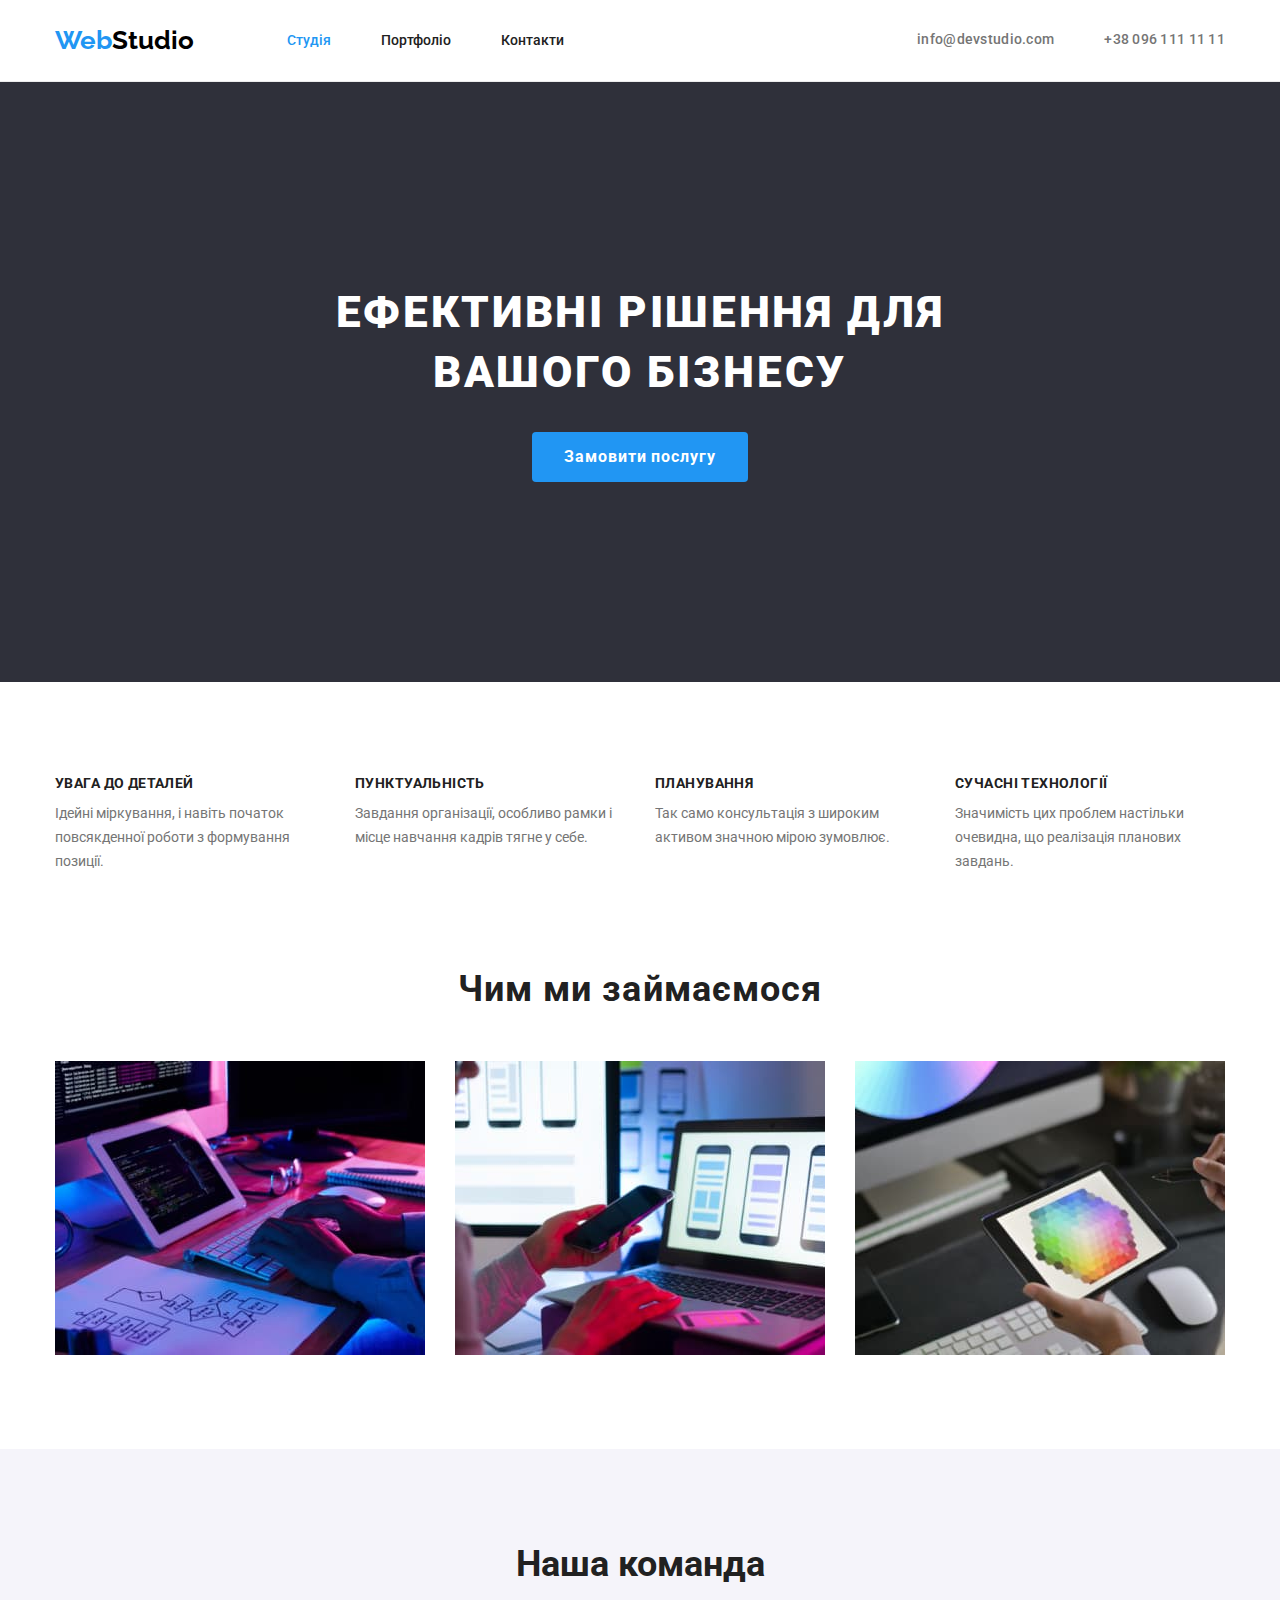
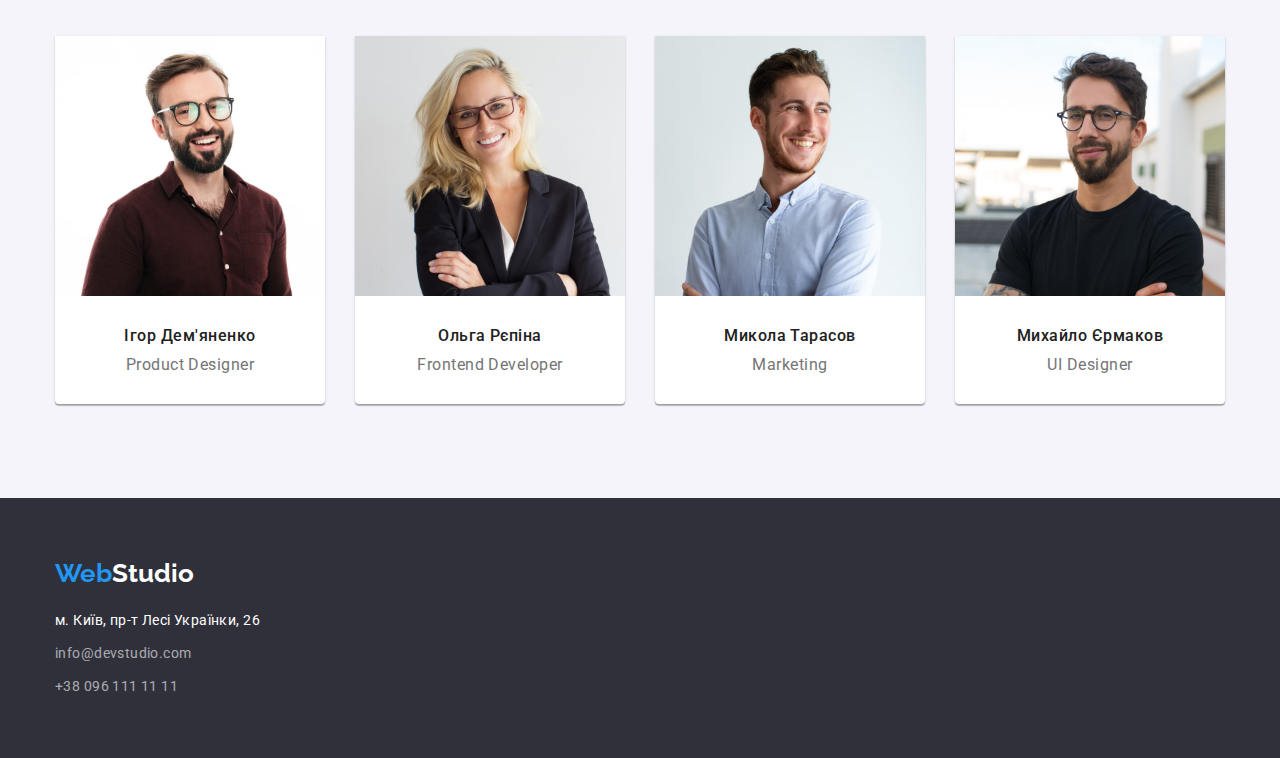
<file: index.html>
<!DOCTYPE html>
<html lang="uk">
<head>
    <meta charset="UTF-8">
    <meta http-equiv="X-UA-Compatible" content="IE=edge">
    <meta name="viewport" content="width=device-width, initial-scale=1.0">
    <title>WebStudio</title>
    
    <link rel="preconnect" href="https://fonts.googleapis.com">
<link rel="preconnect" href="https://fonts.gstatic.com" crossorigin>
<link href="https://fonts.googleapis.com/css2?family=Raleway:wght@700&family=Roboto:wght@400;500;700;900&display=swap" rel="stylesheet">
<link rel="stylesheet"
      href="https://cdnjs.cloudflare.com/ajax/libs/modern-normalize/1.0.0/modern-normalize.min.css"
    />
<link rel="stylesheet" href="./css/style.css">
</head>
<body class="page">
  <!-- Header -->
    <header class="header">
      <div class="container header-nav">
        <a href="./index.html" class="logo"><span class="logo-web">Web</span>Studio</a>
        <nav class="nav">
            <ul class="list site-nav">
              <li class="nav-menu"><a href="./index.html" class="link-nav current">Студія</a></li>
              <li class="nav-menu"><a href="./portfolio.html" class="link-nav">Портфоліо</a></li>
              <li class="nav-menu"><a href="" class="link-nav">Контакти</a></li>
            </ul>
          </nav>
          <ul class="list site-nav-contact">
            <li class="nav-menu-contact"><a href="mailto:info@devstudio.com" class="contact-head">info@devstudio.com</a></li>
            <li class="nav-menu-contact"><a href="tel:+380961111111" class="contact-head">+38 096 111 11 11</a></li>
          </ul>
        </div>
    </header>
    <main>
      <!-- Hero -->
        <section class="hero">
          <div class="container container-hero">
            <h1 class="hero-title">Ефективні рішення для вашого бізнесу</h1>
            <button type="button" class="hero-button">Замовити послугу</button>
          </div>
         </section>
         <!-- Peculiarities -->
         <section class="peculiarities section">
          <div class="container feature-list">
          <h2 class="visually-hiden">Чим ми кращі</h2>
            <ul class="list peculiarities-list">
                <li class="peculiarities-item">
                    <h3 class="title peculiarities-title">УВАГА ДО ДЕТАЛЕЙ</h3>
                    <p class="peculiarities-text">Ідейні міркування, і навіть початок повсякденної роботи з формування позиції.</p>
                </li>
                <li class="peculiarities-item">
                    <h3 class="title peculiarities-title">ПУНКТУАЛЬНІСТЬ</h3>
                    <p class="peculiarities-text">Завдання організації, особливо рамки і місце навчання кадрів тягне у себе.</p>
                </li>
                <li class="peculiarities-item">
                    <h3 class="title peculiarities-title">ПЛАНУВАННЯ</h3>
                    <p class="peculiarities-text">Так само консультація з широким активом значною мірою зумовлює.</p>
                </li>
                <li class="peculiarities-item">
                    <h3 class="title peculiarities-title">СУЧАСНІ ТЕХНОЛОГІЇ</h3>
                    <p class="peculiarities-text">Значимість цих проблем настільки очевидна, що реалізація планових завдань.</p>
                </li>
            </ul>
          </div>
         </section>
<!-- Our work -->
         <section class="section our-work-section">
          <div class="container container-work">
            <h2 class="title work-title">Чим ми займаємося</h2>
            <ul class="list work-list">
                <li><img src="./images/box_1.jpg" alt="чим ми займаємось" width="370" height="294"></li>
                <li><img src="./images/box_2.jpg" alt="чим ми займаємось" width="370" height="294"></li>
                <li><img src="./images/box_3.jpg" alt="чим ми займаємось" width="370" height="294"></li>
            </ul>
          </div>
         </section>
<!-- Our team -->
                  <section class="team section">
                    <div class="container container-team">
          <h2 class="team-title">Наша команда</h2>
                <ul class="list team-list">
                    <li class="team-info">
                        <img src="./images/img.jpg" alt="наша команда" width="270" height="260">
                        <div class="section-team">
                        <h3 class="name">Ігор Дем'яненко</h3>
                    <p class="jobs">Product Designer</p>
                  </div>
                    </li>
                    <li class="team-info">
                        <img src="./images/img_1.jpg" alt="наша команда" width="270" height="260">
                        <div class="section-team">
                        <h3 class="name">Ольга Рєпіна</h3>
                        <p class="jobs">Frontend Developer</p>
                      </div>
                    </li>
                    <li class="team-info">
                        <img src="./images/img_2.jpg" alt="наша команда" width="270" height="260">
                        <div class="section-team">
                        <h3 class="name">Микола Тарасов</h3>
                        <p class="jobs">Marketing</p>
                      </div>
                    </li>
                    <li class="team-info">
                        <img src="./images/img_3.jpg" alt="наша команда" width="270" height="260">
                        <div class="section-team">
                        <h3 class="name">Михайло Єрмаков</h3>
                        <p class="jobs">UI Designer</p>
                      </div>
                    </li>
                </ul>
              </div>
         </section>
    </main>
    <!-- Footer -->
    <footer class="footer">
      <div class="container">
      <a href="./index.html" class="logo"><span class="logo-web">Web</span>Studio</a>
      <address class="adress">
        <ul class="list footer-list">
          <li class="adress-item">
            <a
              href="https://goo.gl/maps/abVn5ZJ4jmGyYHFG7"
              target="blank"
              rel="noopener noreferrer nofollow"
              class="location link"
              >м. Київ, пр-т Лесі Українки, 26</a
            >
          </li>
          <li class="adress-item">
            <a href="mailto:info@devstudio.com" class="contact-footer">info@devstudio.com</a>
          </li>
          <li class="adress-item">
            <a href="tel:+380961111111" class="contact-footer">+38 096 111 11 11</a>
          </li>
        </ul>
      </address>
    </div>
    </footer>
</body>
</html>
</file>
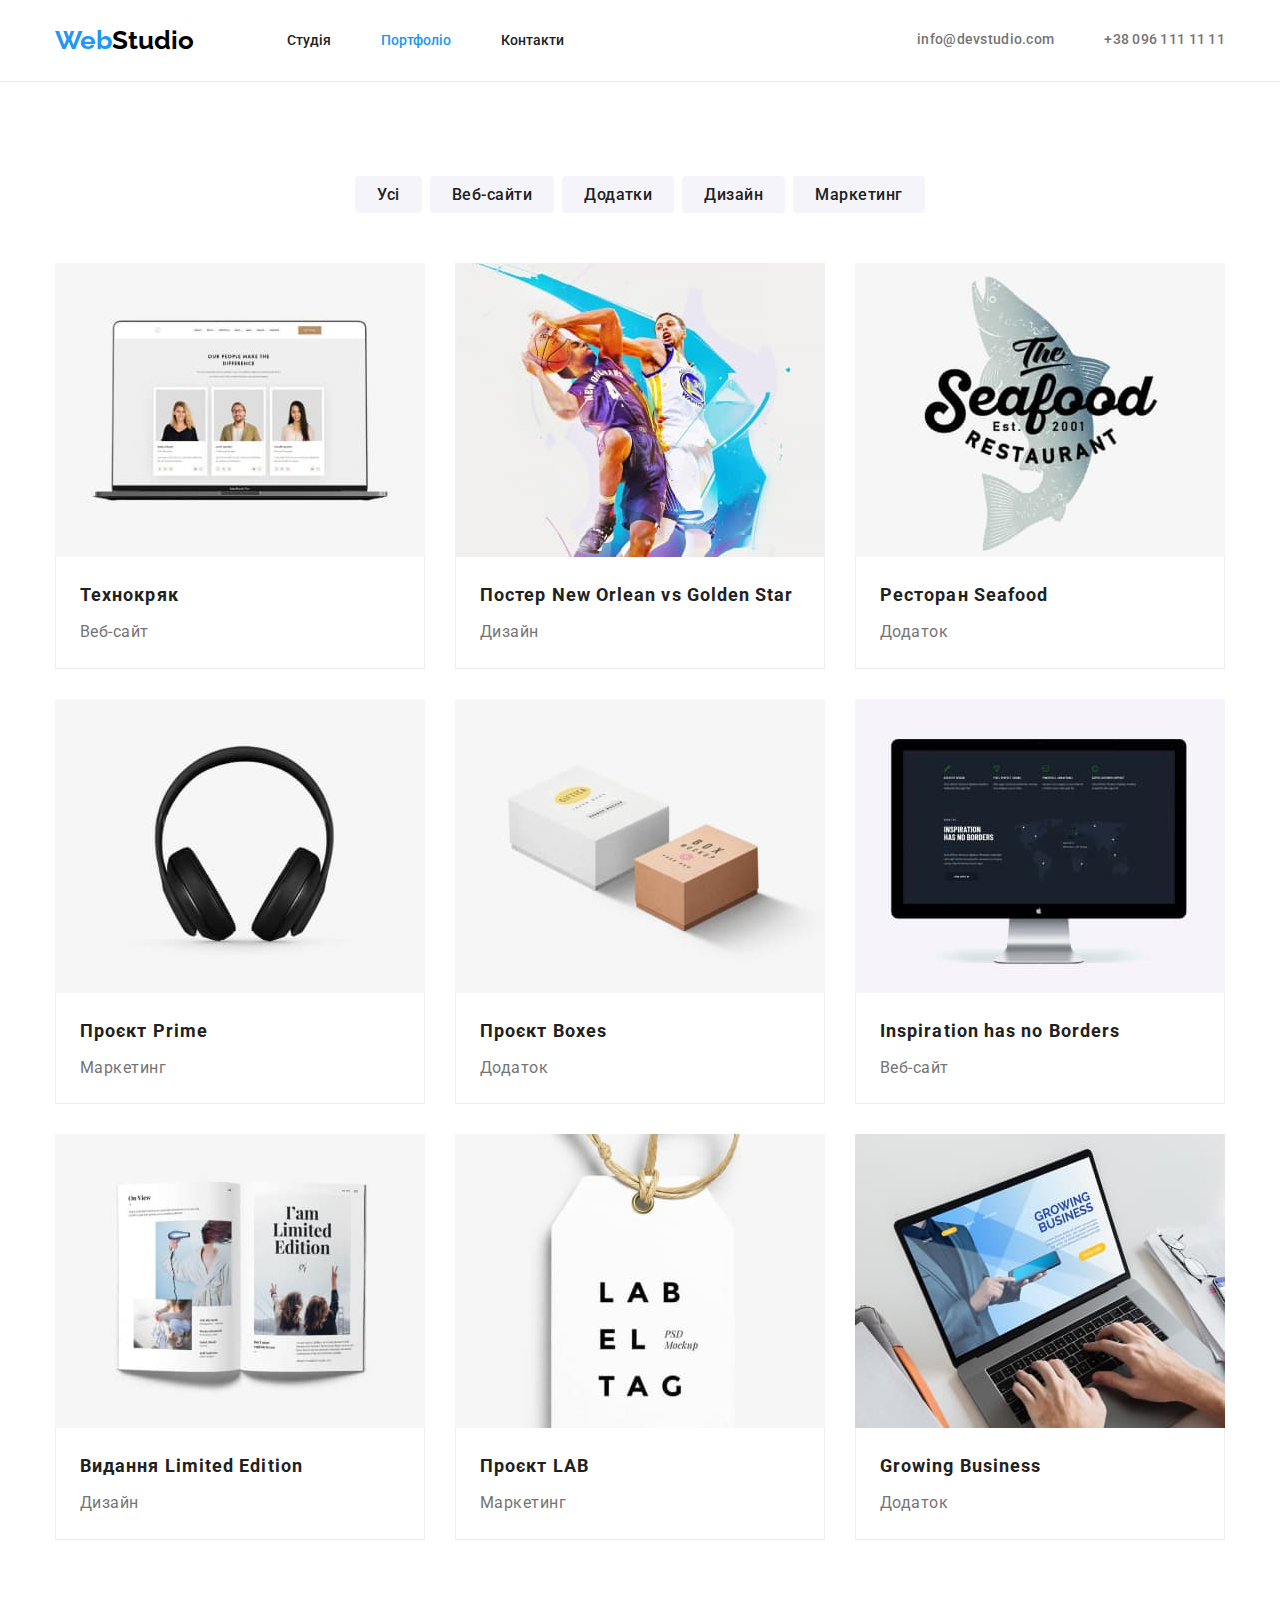
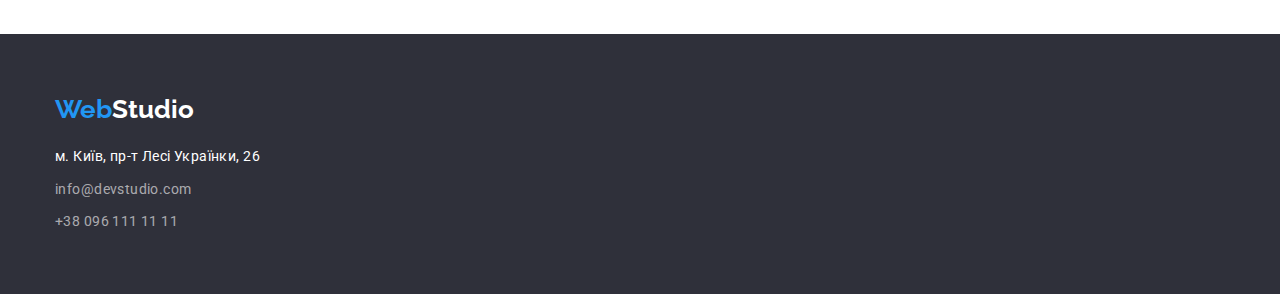
<file: portfolio.html>
<!DOCTYPE html>
<html lang="en">
<head>
    <meta charset="UTF-8">
    <meta http-equiv="X-UA-Compatible" content="IE=edge">
    <meta name="viewport" content="width=device-width, initial-scale=1.0">
    <title>Portfolio</title>
    <link rel="preconnect" href="https://fonts.googleapis.com">
<link rel="preconnect" href="https://fonts.gstatic.com" crossorigin>
<link href="https://fonts.googleapis.com/css2?family=Raleway:wght@700&family=Roboto:wght@400;500;700;900&display=swap" rel="stylesheet">
<link rel="stylesheet"
      href="https://cdnjs.cloudflare.com/ajax/libs/modern-normalize/1.0.0/modern-normalize.min.css"
    />
    <link rel="stylesheet" href="./css/style.css">
</head>
<body>
  <!-- Header -->
    <header class="header">
      <div class="container header-nav">
        <a href="./index.html" class="logo"><span class="logo-web">Web</span>Studio</a>
        <nav class="nav">            
            <ul class="list site-nav">
              <li class="nav-menu"><a href="./index.html" class="link-nav">Студія</a></li>
              <li class="nav-menu"><a href="./portfolio.html" class="link-nav current">Портфоліо</a></li>
              <li class="nav-menu"><a href="" class="link-nav">Контакти</a></li>
            </ul>
        </nav>
        <ul class="list site-nav-contact">
            <li class="nav-menu-contact"><a href="mailto:info@devstudio.com" class="contact-head">info@devstudio.com</a></li>
            <li class="nav-menu-contact"><a href="tel:+380961111111" class="contact-head">+38 096 111 11 11</a></li>
          </ul>
        </div>
    </header>
    <!-- Main -->
    <main>
      <section class="section">
        <div class="container">
      <h1 class="portfolio-hidden">Portfolio</h1>
        <ul class="list portfolio-btn">
            <li class="port-item"><button type="button" class="btn">Усі</button></li>
            <li class="port-item"><button type="button" class="btn">Веб-сайти</button></li>
            <li class="port-item"><button type="button" class="btn">Додатки</button></li>
            <li class="port-item"><button type="button" class="btn">Дизайн</button></li>
            <li class="port-item"><button type="button" class="btn">Маркетинг</button></li>
        </ul>
        <ul class="list section-site">
        <li class="cards">
          <a href="#" class="link-portfolio">
          <img src="./images2/port1.jpg" alt="photo-1" width="370" height="294">
          <div class="works-examples">
        <h2 class="portfolio-title">Технокряк</h2>
        <p class="portfolio-work">Веб-сайт</p>
      </div>
      </a>
      </li>
        <li class="cards">
          <a href="#" class="link-portfolio">
          <img src="./images2/port2.jpg" alt="photo-2" width="370" height="294">
          <div class="works-examples">
        <h2 class="portfolio-title">Постер New Orlean vs Golden Star</h2>
        <p class="portfolio-work">Дизайн</p>
      </div>
      </a>
      </li>
        <li class="cards">
        <a href="#" class="link-portfolio">
          <img src="./images2/port3.jpg" alt="photo-3" width="370" height="294">
          <div class="works-examples">
        <h2 class="portfolio-title">Ресторан Seafood</h2>
        <p class="portfolio-work">Додаток</p>
      </div>
      </a>
      </li>
        <li class="cards">
          <a href="#" class="link-portfolio">
          <img src="./images2/port4.jpg" alt="photo-4" width="370" height="294">
          <div class="works-examples">
        <h2 class="portfolio-title">Проєкт Prime</h2>
        <p class="portfolio-work">Маркетинг</p>
      </div>
      </a>
      </li>
        <li class="cards">
          <a href="#" class="link-portfolio">
          <img src="./images2/port5.jpg" alt="photo-5" width="370" height="294">
          <div class="works-examples">
        <h2 class="portfolio-title">Проєкт Boxes</h2>
        <p class="portfolio-work">Додаток</p>
      </div>
      </a>
      </li>
        <li class="cards">
          <a href="#" class="link-portfolio">
          <img src="./images2/port6.jpg" alt="photo-6" width="370" height="294">
          <div class="works-examples">
        <h2 class="portfolio-title">Inspiration has no Borders</h2>
        <p class="portfolio-work">Веб-сайт</p>
      </div>
      </a>
      </li>
        <li class="cards">
          <a href="#" class="link-portfolio">
          <img src="./images2/port7.jpg" alt="photo-7" width="370" height="294">
          <div class="works-examples">
        <h2 class="portfolio-title">Видання Limited Edition</h2>
        <p class="portfolio-work">Дизайн</p>
      </div>
        </a>
      </li>
        <li class="cards">
          <a href="#" class="link-portfolio">
          <img src="./images2/port8.jpg" alt="photo-8" width="370" height="294">
          <div class="works-examples">
        <h2 class="portfolio-title">Проєкт LAB</h2>
        <p class="portfolio-work">Маркетинг</p>
      </div>
      </a>
      </li>
        <li class="cards">
          <a href="#" class="link-portfolio">
          <img src="./images2/port9.jpg" alt="photo-9" width="370" height="294">
          <div class="works-examples">
        <h2 class="portfolio-title">Growing Business</h2>
        <p class="portfolio-work">Додаток</p>
      </div>
      </a>
      </li>
        </ul>
      </div>
      </section>
</main>
    <footer class="footer">
      <div class="container">
        <a href="./index.html" class="logo"><span class="logo-web">Web</span>Studio</a>
      <address class="adress">
        <ul class="list footer-list">
          <li class="adress-item">
            <a
              href="https://goo.gl/maps/abVn5ZJ4jmGyYHFG7"
              target="blank"
              rel="noopener noreferrer nofollow"
              class="location link"
              >м. Київ, пр-т Лесі Українки, 26</a>
          </li>
          <li class="adress-item">
            <a href="mailto:info@devstudio.com" class="contact-footer">info@devstudio.com</a>
          </li>
          <li class="adress-item">
            <a href="tel:+380961111111" class="contact-footer">+38 096 111 11 11</a>
          </li>
        </ul>
      </address>
    </div>
    </footer>
    
</body>
</html>
</file>
<file: css/style.css>
:root{
    --primary-text-color: #212121;
    --second-text-color: #757575;
    --accent-color: #2196F3;
    --primary-bg-color: #FFFFFF;
    --second-bg-color: #F5F5F5;
    --third-bg-color: #F5F4FA;
    --fourth-bg-color: #2F303A;
    --five-bg-color: #188ce8;
    --black-color: #000000;
    --white-color: #FFFFFF;
    --color-accent-two: #ECECEC;
    --border-color: #EEEEEE;
    --contact-footer-color: rgba(255, 255, 255, 0.6);

     }
    
body{
    font-family: 'Roboto', sans-serif;
    color: var(--second-text-color);
    background-color: var(--primary-bg-color);
}

h1,
h2,
h3,
h4,
p {
  margin-top: 0;
  margin-bottom: 0;
}

ul,
ol {
  margin-top: 0;
  margin-bottom: 0;
  padding-left: 0;
}

img {
    display: block;
  }

button{
    font-family: inherit;
}

.list{
    list-style: none;
    margin: 0;
    padding: 0;
}
.container{
  max-width: 1200px;
    padding: 0 15px;
  margin-left: auto;
  margin-right: auto;
  
}

.section{
  padding-top: 94px;
  padding-bottom: 94px;
}



/* Header */
.header{
    border-bottom: 1px solid var(--color-accent-two);
}

.logo{
    color: var(--black-color);

    font-family: 'Raleway', sans-serif;
  font-style: normal;
  font-weight: 700;
  font-size: 26px;
  line-height: 1.2;

  text-decoration: none;
}
.header-nav{
    display: flex;
  align-items: center;
  width: 1200px;
  padding: 0 215;
 }

 .logo-web{
    color: var(--accent-color);
 }

.nav{
    margin-left: 93px;
}

.site-nav{
    display: flex;
}
.nav-menu:not(:last-child){
    margin-right: 50px;
}
.site-nav .link-nav.current{
    color: var(--accent-color);
}
.link-nav{
    display: block;
  padding-top: 32px;
  padding-bottom: 32px;

  color: var(--primary-text-color);

  font-weight: 500;
  font-size: 14px;
  line-height: 1.2;

  text-decoration: none;
}
.link-nav:hover,
.link-nav:focus{
    color: var(--accent-color);
}
.site-nav-contact{
    margin-left: auto;
  display: flex;
  align-items: center;
}
.nav-menu-contact{
    margin-right: 50px;
}
.nav-menu-contact:last-child{
    margin-right: 0;
}
.contact-head{
    text-decoration: none;

  padding-top: 32px;
  padding-bottom: 32px;
  display: inline-block;

  font-weight: 500;
  font-size: 14px;
  line-height: 1.14;
  letter-spacing: 0.02em;

  color: var(--second-text-color);
}
.contact-head:hover,
.contact-head:focus{
    color: var(--accent-color);
}



    /* Hero */
.hero{
    padding-top: 200px;
    padding-bottom: 200px;

    background-color: var(--fourth-bg-color);
}
.container-hero{
    display: flex;
    width: 1200px;

  flex-direction: column;
  text-align: center;

  align-items: center;
}
.hero-title{
    margin-left: auto;
    margin-right: auto;
    margin-bottom: 30px;
  
    letter-spacing: 0.06em;
  
    max-width: 696px;
  
    font-weight: 900;
    font-size: 44px;
    line-height: 60px;
  
    align-items: center;
    text-transform: uppercase;

    color: var(--white-color);
}
    

.hero-button{
  font-weight: 700;
  font-size: 16px;
  line-height: 1.9;
  text-align: center;
  letter-spacing: 0.06em;

  cursor: pointer;
  border-radius: 4px;
  border: 0;

  padding: 10px 32px;

color: var(--primary-bg-color);
background-color: var(--accent-color);
}
.hero-button:hover,
.hero-button:focus{
    background-color: var(--five-bg-color);
    color: var(--white-color);
}


/* Peculiarities */
.visually-hiden{
    position: absolute;
    white-space: nowrap;
    width: 1px;
    height: 1px;
    overflow: hidden;
    border: 0;
    padding: 0;
    clip: rect(0 0 0 0);
    clip-path: inset(50%);
    margin: -1px;
}
.container.feature-list{
    background-color:var(--primary-bg-color)
}

.title{
    font-weight: 700;
  letter-spacing: 0.03em;
}
.peculiarities-title{
    font-weight: 700;
    font-size: 14px;
    line-height: 1.14;
    letter-spacing: 0.03em;
    text-transform: uppercase;
    margin-bottom: 10px;
    color: var(--primary-text-color); 
}
.peculiarities-list{
    display: flex;
}
.peculiarities-item{
    width: 270px;
  margin-right: 30px;
}
.peculiarities-item:last-child{
    margin-right: 0;
}
.peculiarities-text{
    color: var(--second-text-color);
    font-weight: 400;
  font-size: 14px;
  line-height: 1.7;
}
/* Our work */
.our-work-section{
    padding-top: 0;
}
.container-work{
    display: flex;
  flex-direction: column;
}
.work-title{
    margin-bottom: 50px;

  font-weight: 700;
  font-size: 36px;
  line-height: 1.2;
  text-align: center;
  letter-spacing: 0.03em;

  background-color: var(--primary-bg-color);
  color: var(--primary-text-color);
}
.work-list{
    display: flex;
  gap: 30px;

  background-color: var(--primary-bg-color);
}




/* Our team */
.team{
    background-color: var(--third-bg-color)
}
.section-team{
    align-content: center;

    padding: 30px 5px;
}
.team-info{
    background-color: var(--primary-bg-color);
    width: 270px;
    box-shadow: 0px 1px 3px rgba(0, 0, 0, 0.12), 0px 1px 1px rgba(0, 0, 0, 0.14),
    0px 2px 1px rgba(0, 0, 0, 0.2);
  border-radius: 0px 0px 4px 4px;
}
.team-title{
  font-size: 36px;
    line-height: 1.2;
    text-align: center;
    color: var(--primary-text-color);

    margin-bottom: 50px;
}
.team-info:not(:last-child){
    margin-right: 30px;
}
.team-list{
    display: flex;
}
.name{
    color: var(--primary-text-color);

    font-weight: 500;
  font-size: 16px;
  line-height: 19px;

  margin-bottom: 10px;

  text-align: center;
  letter-spacing: 0.03em;
}
.jobs{
    color: var(--second-text-color);
    font-weight: 400;
    font-size: 16px;
    line-height: 19px;
  
    text-align: center;
    letter-spacing: 0.03em;
}



/* Footer */
.footer{
    background-color: var(--fourth-bg-color);

    padding-top: 60px;
  padding-bottom: 60px;
}

.footer .logo {
  color: var(--white-color);
  margin-top: 0;
  
}
.adress{
  font-style: normal;
  margin-top: 20px;
}
.adress-item:not(:last-child){
  margin-bottom: 9px;
}
   
.location{
    color: var(--white-color);
    font-weight: 400;
  font-size: 14px;
  line-height: 1.7;
  letter-spacing: 0.03em;
  text-decoration: none;
}
.contact-footer{
    color: var(--contact-footer-color);
    font-weight: 400;
  font-size: 14px;
  line-height: 1.7;
  letter-spacing: 0.03em;
  text-decoration: none;
}
.location:hover,
.location:focus,
.contact-footer:hover,
.contact-footer:focus{
    color: var(--accent-color);
}



/* Portfolio */
.portfolio-hidden{
  clip: rect(0 0 0 0);
  clip-path: inset(50%);
  height: 1px;
  overflow: hidden;
  position: absolute;
  white-space: nowrap;
  width: 1px;
}
.portfolio-btn{
  display: flex;
  flex-wrap: wrap;
  justify-content: center;
  background-color: var(--primary-bg-color);
  margin-bottom: 50px;
}
.port-item:not(:last-child){
  margin-right: 8px;
}

.link-portfolio{
    text-decoration: none;
}
.btn{
    color: var(--primary-text-color);
    background-color: var(--third-bg-color) ;

    font-weight: 500;
  line-height: 1.6;

  text-align: center;
  letter-spacing: 0.03em;

  border-radius: 4px;
  border: none;

  padding: 6px 22px;

  cursor: pointer;
}
.btn:hover,
.btn:focus {
  color: var(--white-color);
  background-color: var(--accent-color) ;
  box-shadow: 0px 3px 1px rgba(0, 0, 0, 0.1), 0px 1px 2px rgba(0, 0, 0, 0.08), 0px 2px 2px rgba(0, 0, 0, 0.12);
}

.section-site{
  display: flex;
  flex-wrap: wrap;
  gap: 30px;

  background-color: var(--primary-bg-color);
}

.works-examples{
  padding: 20px 24px;

  background-color: var(--primary-bg-color);
  border: 1px solid var(--border-color);
  border-top: none;
  
}

.cards{
  width: 370px;
}

.portfolio-title{
    color: var(--primary-text-color);
    
  font-size: 18px;
  line-height: 2;

  letter-spacing: 0.06em;

  margin-bottom: 4px;
}
.portfolio-work{
    color: var(--second-text-color);
    line-height: 1.9;
  font-size: 16px;
  letter-spacing: 0.03em;
}
</file>
